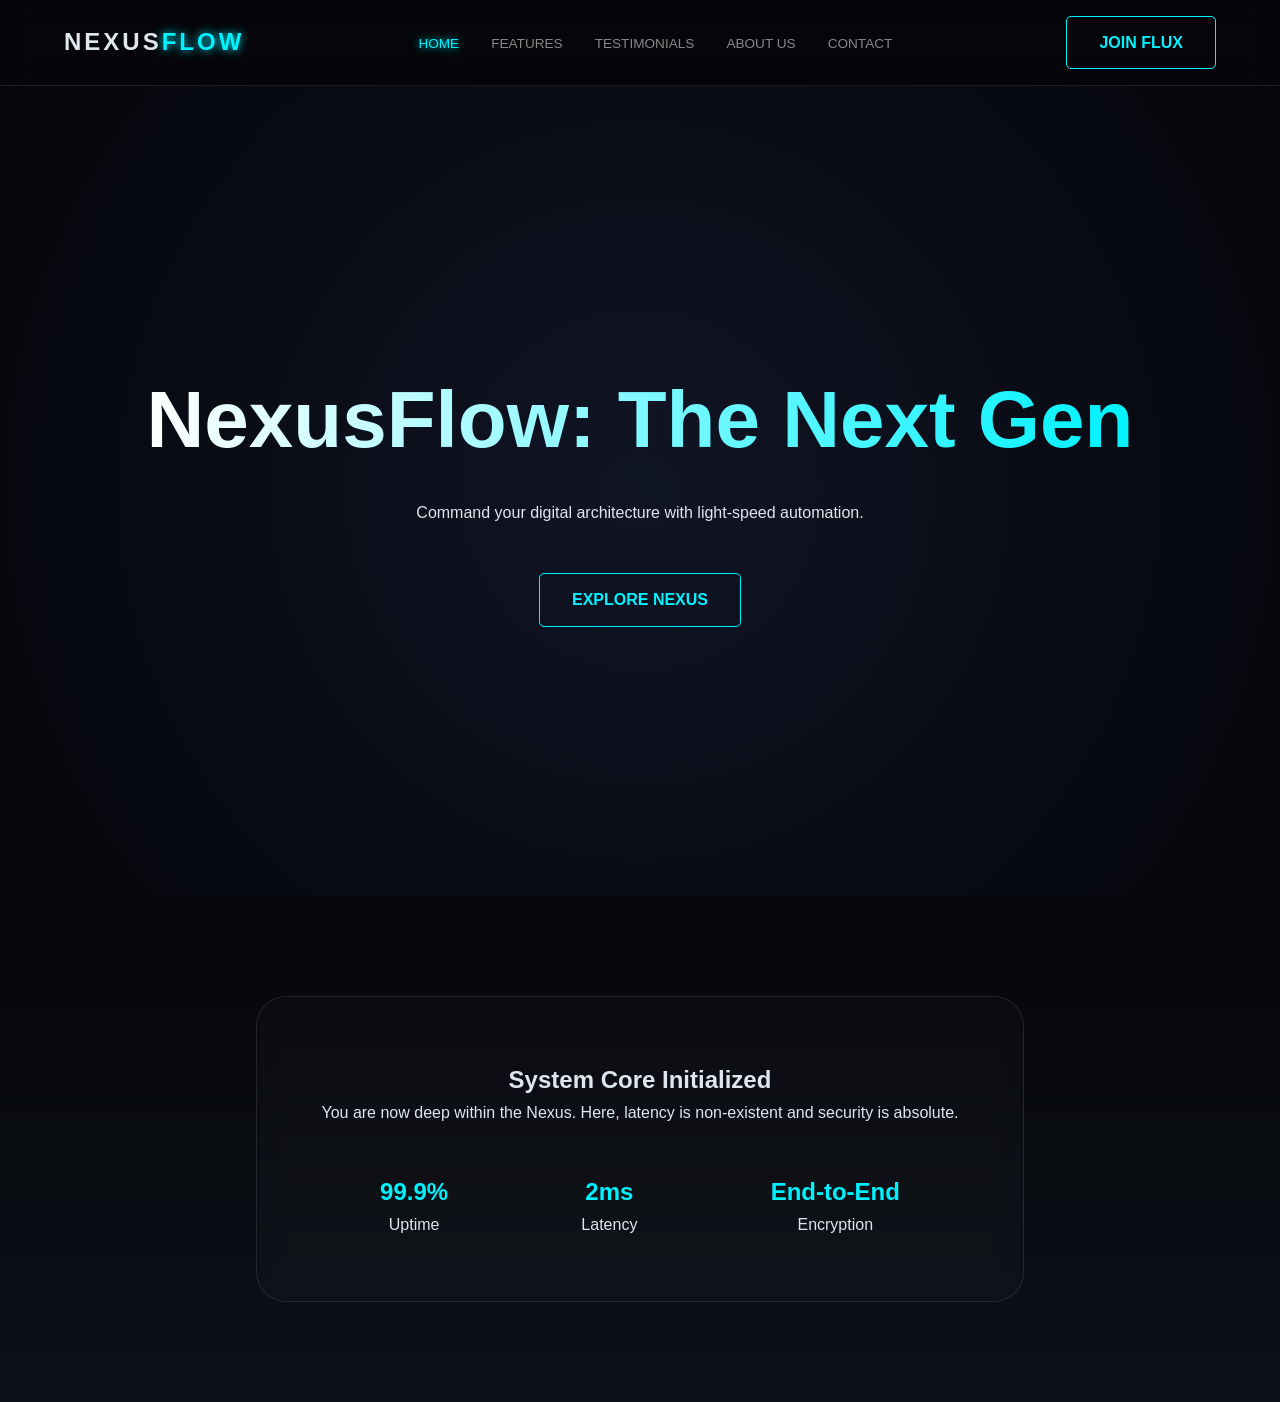
<file: index.html>
<!-- index.html -->
<!DOCTYPE html>
<html lang="en">

<head>
    <meta charset="UTF-8">
    <meta name="viewport" content="width=device-width, initial-scale=1.0">
    <title>Home | NexusFlow</title>
    <!-- Ensure this filename matches your CSS file exactly -->
    <link rel="stylesheet" href="styles.css">
    <link rel="icon"
        href="data:image/svg+xml,<svg xmlns=%22http://www.w3.org/2000/svg%22 viewBox=%220 0 100 100%22><text y=%22.9em%22 font-size=%2290%22>💠</text></svg>">
</head>

<body>
    <nav class="navbar">
        <div class="logo">NEXUS<span>FLOW</span></div>
        <ul class="nav-links">
            <li><a href="index.html" class="active">Home</a></li>
            <li><a href="features.html">Features</a></li>
            <li><a href="testimonials.html">Testimonials</a></li>
            <li><a href="about.html">About Us</a></li>
            <li><a href="contact.html">Contact</a></li>
        </ul>
        <a href="subscribe.html" class="nav-cta">Join Flux</a>
    </nav>

    <!-- UPDATE THIS SECTION BELOW -->
    <header class="hero-section">
        <!-- The Video Background -->
        <video autoplay muted loop playsinline class="hero-video">
            <source
                src="https://assets.mixkit.co/videos/preview/mixkit-abstract-digital-technology-background-20234-large.mp4"
                type="video/mp4">
            Your browser does not support the video tag.
        </video>

        <!-- Overlay to darken video for better text contrast -->
        <div class="video-overlay"></div>

        <div class="hero-content">
            <h1>NexusFlow: The Next Gen</h1>
            <p>Command your digital architecture with light-speed automation.</p>
            <a href="#explore-core" class="glow-btn mt-4">Explore Nexus</a>
        </div>
    </header>

    <!-- Keep this section as is -->
    <section id="explore-core" class="explore-detail">
        <div class="glass-panel">
            <h2>System Core Initialized</h2>
            <p>You are now deep within the Nexus. Here, latency is non-existent and security is absolute.</p>
            <div class="stats-grid">
                <div class="stat-item"><span>99.9%</span> Uptime</div>
                <div class="stat-item"><span>2ms</span> Latency</div>
                <div class="stat-item"><span>End-to-End</span> Encryption</div>
            </div>
        </div>
    </section>
</body>

</html>
</file>
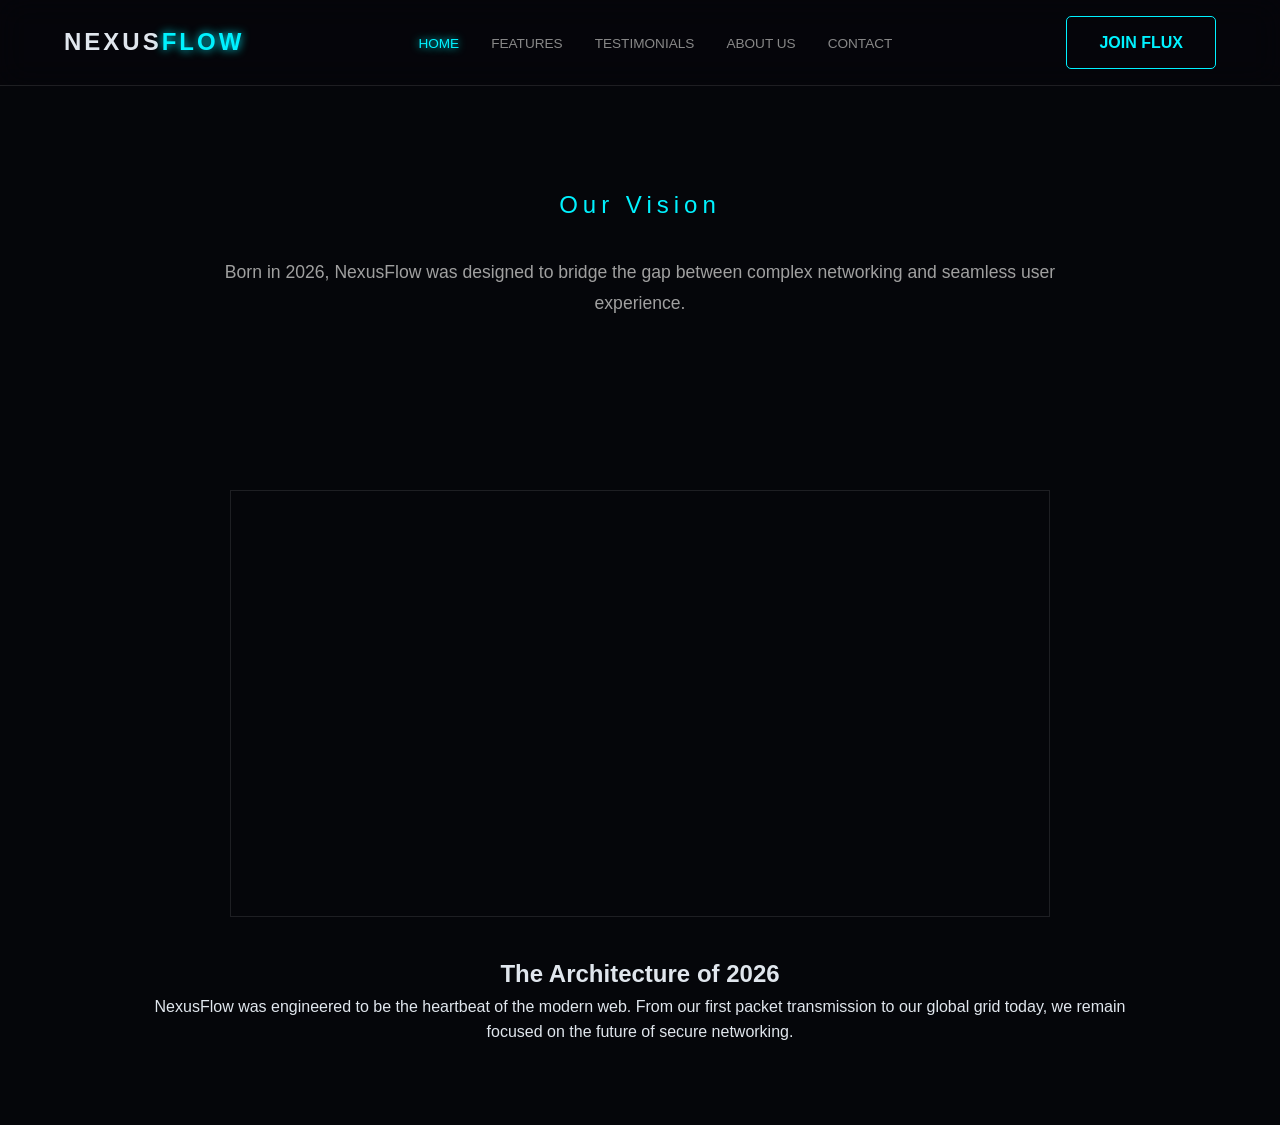
<file: about.html>
<!DOCTYPE html>
<html lang="en">

<head>
    <meta charset="UTF-8">
    <meta name="viewport" content="width=device-width, initial-scale=1.0">
    <title>About Us | NexusFlow</title>
    <link rel="stylesheet" href="styles.css">
    <link rel="icon"
        href="data:image/svg+xml,<svg xmlns=%22http://www.w3.org/2000/svg%22 viewBox=%220 0 100 100%22><text y=%22.9em%22 font-size=%2290%22>💠</text></svg>">
</head>

<body>
    <nav class="navbar">
        <div class="logo">NEXUS<span>FLOW</span></div>
        <ul class="nav-links">
            <li><a href="index.html" class="active">Home</a></li>
            <li><a href="features.html">Features</a></li>
            <li><a href="testimonials.html">Testimonials</a></li>
            <li><a href="about.html">About Us</a></li>
            <li><a href="contact.html">Contact</a></li>
        </ul>
        <a href="subscribe.html" class="nav-cta">Join Flux</a>
    </nav>

    <!-- about.html -->
    <section class="about-vision">
        <h1>Our Vision</h1>
        <p>Born in 2026, NexusFlow was designed to bridge the gap between complex networking and seamless user
            experience.</p>
    </section>

    <section class="about-narrative">
        <div class="about-video-container">
            <video autoplay muted loop playsinline class="mission-video">
                <source
                    src="https://assets.mixkit.co/videos/preview/mixkit-technological-connection-with-the-earth-20230-large.mp4"
                    type="video/mp4">
            </video>
            <div class="video-frame"></div>
        </div>

        <div class="about-text">
            <h2>The Architecture of 2026</h2>
            <p>NexusFlow was engineered to be the heartbeat of the modern web. From our first packet transmission to our
                global grid today, we remain focused on the future of secure networking.</p>
        </div>
    </section>

</body>

</html>
</file>
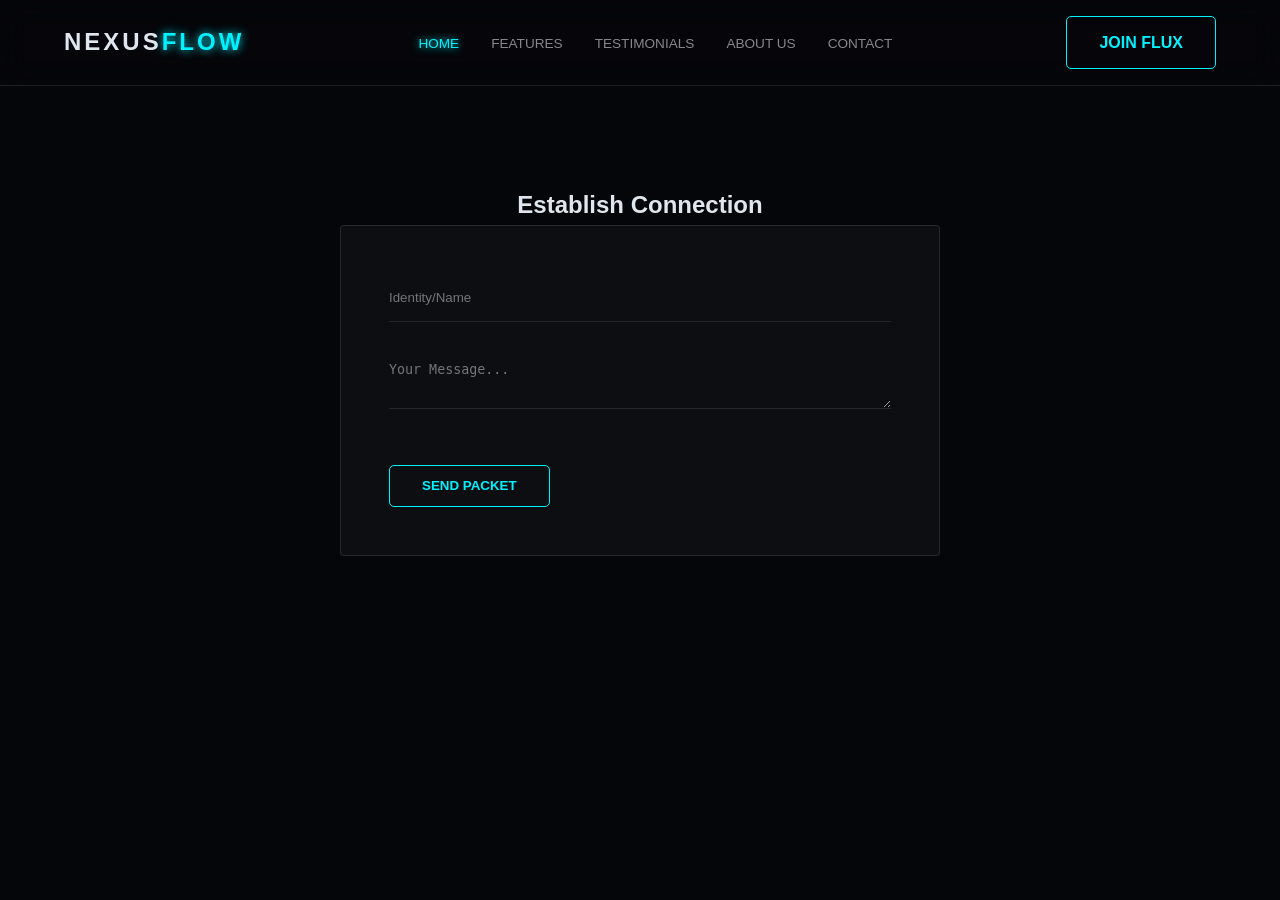
<file: contact.html>
<!DOCTYPE html>
<html lang="en">

<head>
    <meta charset="UTF-8">
    <meta name="viewport" content="width=device-width, initial-scale=1.0">
    <title>Contact Us | NexusFlow</title>
    <link rel="stylesheet" href="styles.css">
    <link rel="icon"
        href="data:image/svg+xml,<svg xmlns=%22http://www.w3.org/2000/svg%22 viewBox=%220 0 100 100%22><text y=%22.9em%22 font-size=%2290%22>💠</text></svg>">
</head>

<body>
    <nav class="navbar">
        <div class="logo">NEXUS<span>FLOW</span></div>
        <ul class="nav-links">
            <li><a href="index.html" class="active">Home</a></li>
            <li><a href="features.html">Features</a></li>
            <li><a href="testimonials.html">Testimonials</a></li>
            <li><a href="about.html">About Us</a></li>
            <li><a href="contact.html">Contact</a></li>
        </ul>
        <a href="subscribe.html" class="nav-cta">Join Flux</a>
    </nav>

    <!-- contact.html -->
    <section class="contact-terminal">
        <h2>Establish Connection</h2>
        <form class="terminal-form">
            <input type="text" placeholder="Identity/Name">
            <textarea placeholder="Your Message..."></textarea>
            <button type="submit">Send Packet</button>
        </form>
    </section>


</body>

</html>
</file>
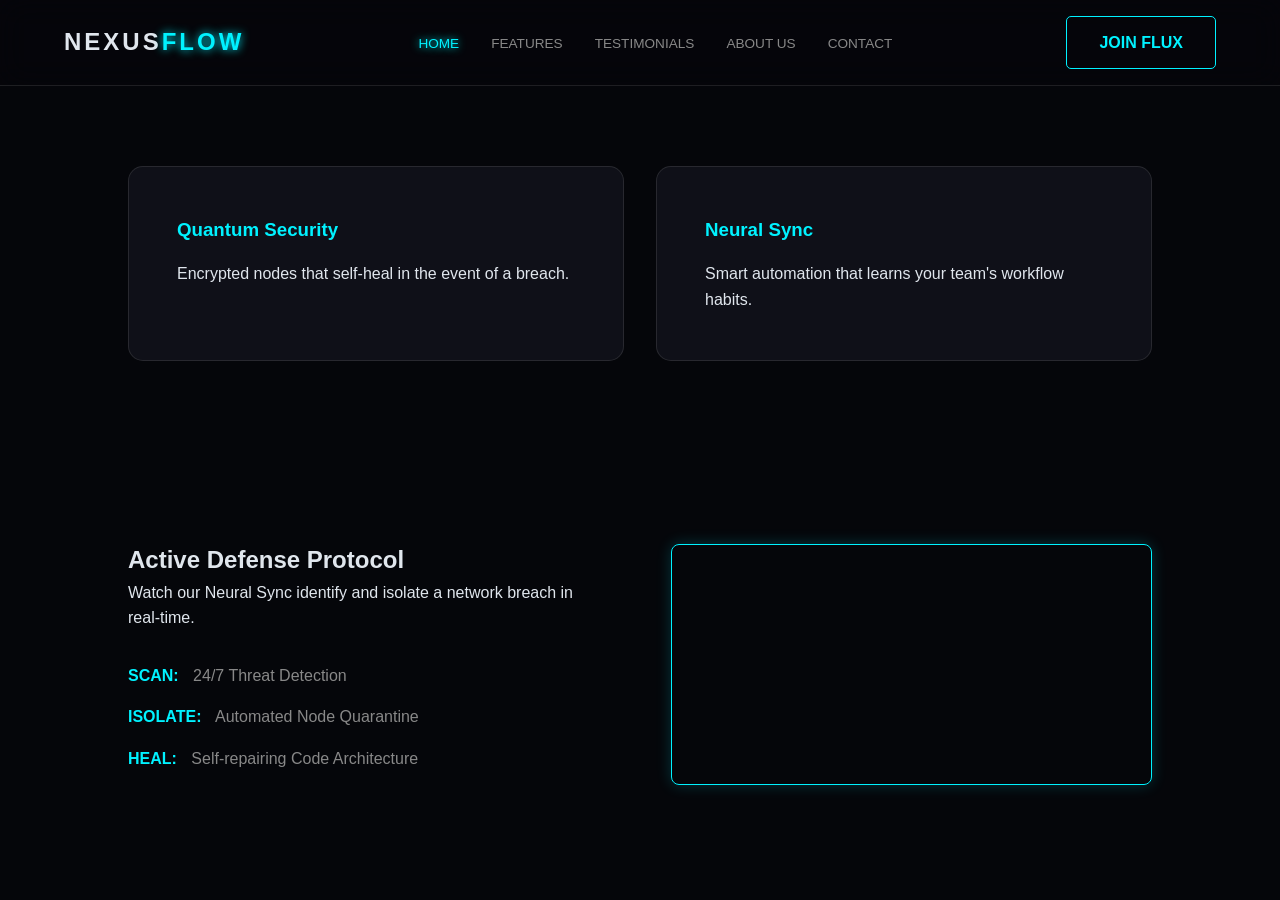
<file: features.html>
<!-- features.html -->
<!DOCTYPE html>
<html lang="en">

<head>
    <meta charset="UTF-8">
    <meta name="viewport" content="width=device-width, initial-scale=1.0">
    <title>Features | NexusFlow</title>
    <link rel="stylesheet" href="styles.css">
    <link rel="icon"
        href="data:image/svg+xml,<svg xmlns=%22http://www.w3.org/2000/svg%22 viewBox=%220 0 100 100%22><text y=%22.9em%22 font-size=%2290%22>💠</text></svg>">
</head>

<body>
    <nav class="navbar">
        <div class="logo">NEXUS<span>FLOW</span></div>
        <ul class="nav-links">
            <li><a href="index.html" class="active">Home</a></li>
            <li><a href="features.html">Features</a></li>
            <li><a href="testimonials.html">Testimonials</a></li>
            <li><a href="about.html">About Us</a></li>
            <li><a href="contact.html">Contact</a></li>
        </ul>
        <a href="subscribe.html" class="nav-cta">Join Flux</a>
    </nav>

    <section class="features-grid">
        <div class="feature-card">
            <h3>Quantum Security</h3>
            <p>Encrypted nodes that self-heal in the event of a breach.</p>
        </div>
        <div class="feature-card">
            <h3>Neural Sync</h3>
            <p>Smart automation that learns your team's workflow habits.</p>
        </div>
    </section>

    <section class="feature-showcase">
        <div class="showcase-content">
            <h2>Active Defense Protocol</h2>
            <p>Watch our Neural Sync identify and isolate a network breach in real-time.</p>
            <ul class="feature-list">
                <li><span>SCAN:</span> 24/7 Threat Detection</li>
                <li><span>ISOLATE:</span> Automated Node Quarantine</li>
                <li><span>HEAL:</span> Self-repairing Code Architecture</li>
            </ul>
        </div>

        <div class="showcase-video">
            <video autoplay muted loop playsinline class="side-video">
                <!-- Example: A video of scrolling code or network nodes -->
                <source
                    src="https://assets.mixkit.co/videos/preview/mixkit-data-processing-in-a-futuristic-server-room-20235-large.mp4"
                    type="video/mp4">
            </video>
        </div>
    </section>
</body>

</html>
</file>
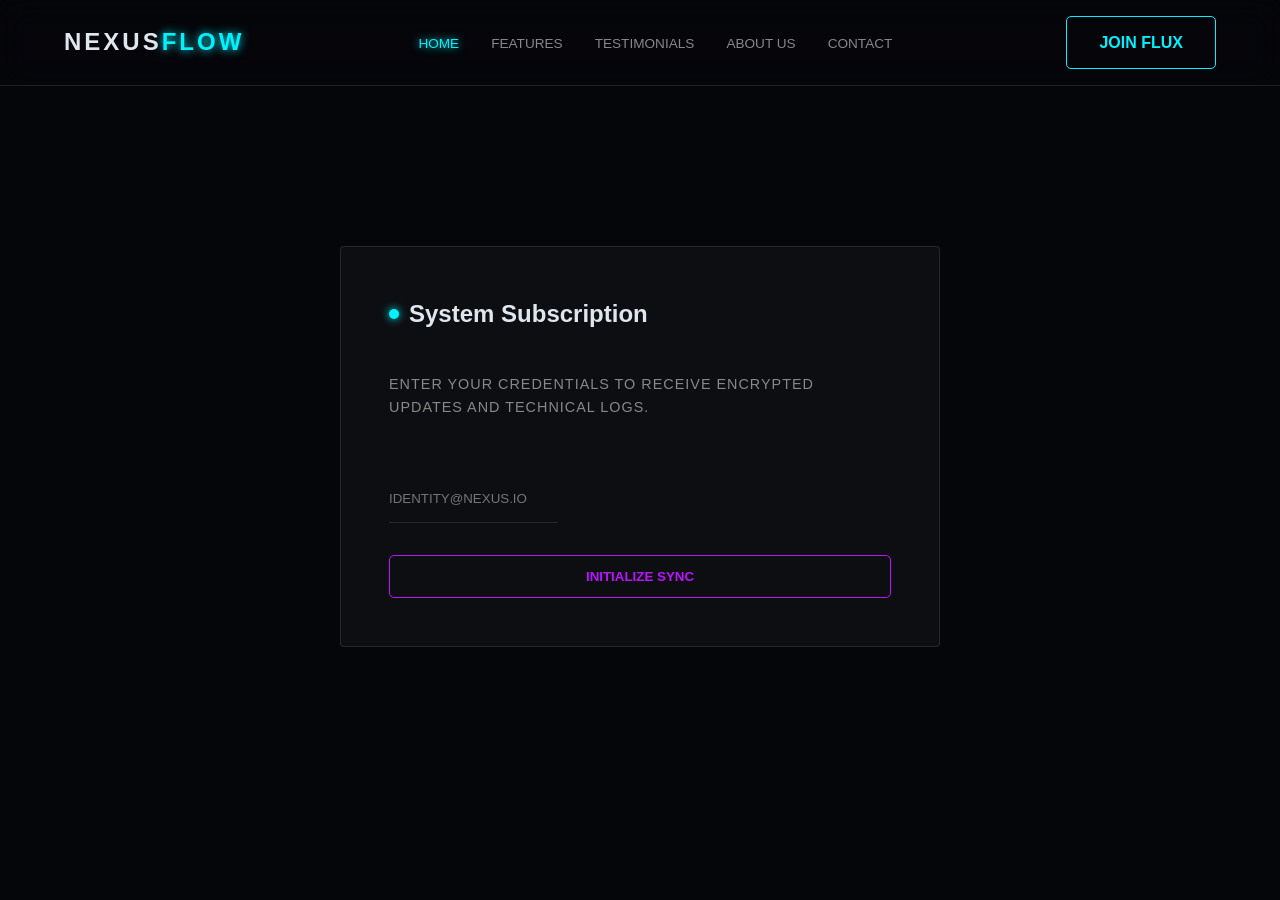
<file: subscribe.html>
<!DOCTYPE html>
<html lang="en">

<head>
    <meta charset="UTF-8">
    <meta name="viewport" content="width=device-width, initial-scale=1.0">
    <title>Subscribe | NexusFlow</title>
    <link rel="stylesheet" href="styles.css">
    <link rel="icon"
        href="data:image/svg+xml,<svg xmlns=%22http://www.w3.org/2000/svg%22 viewBox=%220 0 100 100%22><text y=%22.9em%22 font-size=%2290%22>💠</text></svg>">
</head>

<body>
    <nav class="navbar">
        <div class="logo">NEXUS<span>FLOW</span></div>
        <ul class="nav-links">
            <li><a href="index.html" class="active">Home</a></li>
            <li><a href="features.html">Features</a></li>
            <li><a href="testimonials.html">Testimonials</a></li>
            <li><a href="about.html">About Us</a></li>
            <li><a href="contact.html">Contact</a></li>
        </ul>
        <a href="subscribe.html" class="nav-cta">Join Flux</a>
    </nav>

    <!-- subscribe.html -->
    <section class="sub-portal">
        <div class="terminal-form">
            <div class="form-header">
                <span class="status-dot"></span>
                <h2>System Subscription</h2>
            </div>
            <p>Enter your credentials to receive encrypted updates and technical logs.</p>
            <form class="neon-form">
                <input type="email" placeholder="IDENTITY@NEXUS.IO" required>
                <button type="submit">Initialize Sync</button>
            </form>
        </div>
    </section>

</body>

</html>
</file>
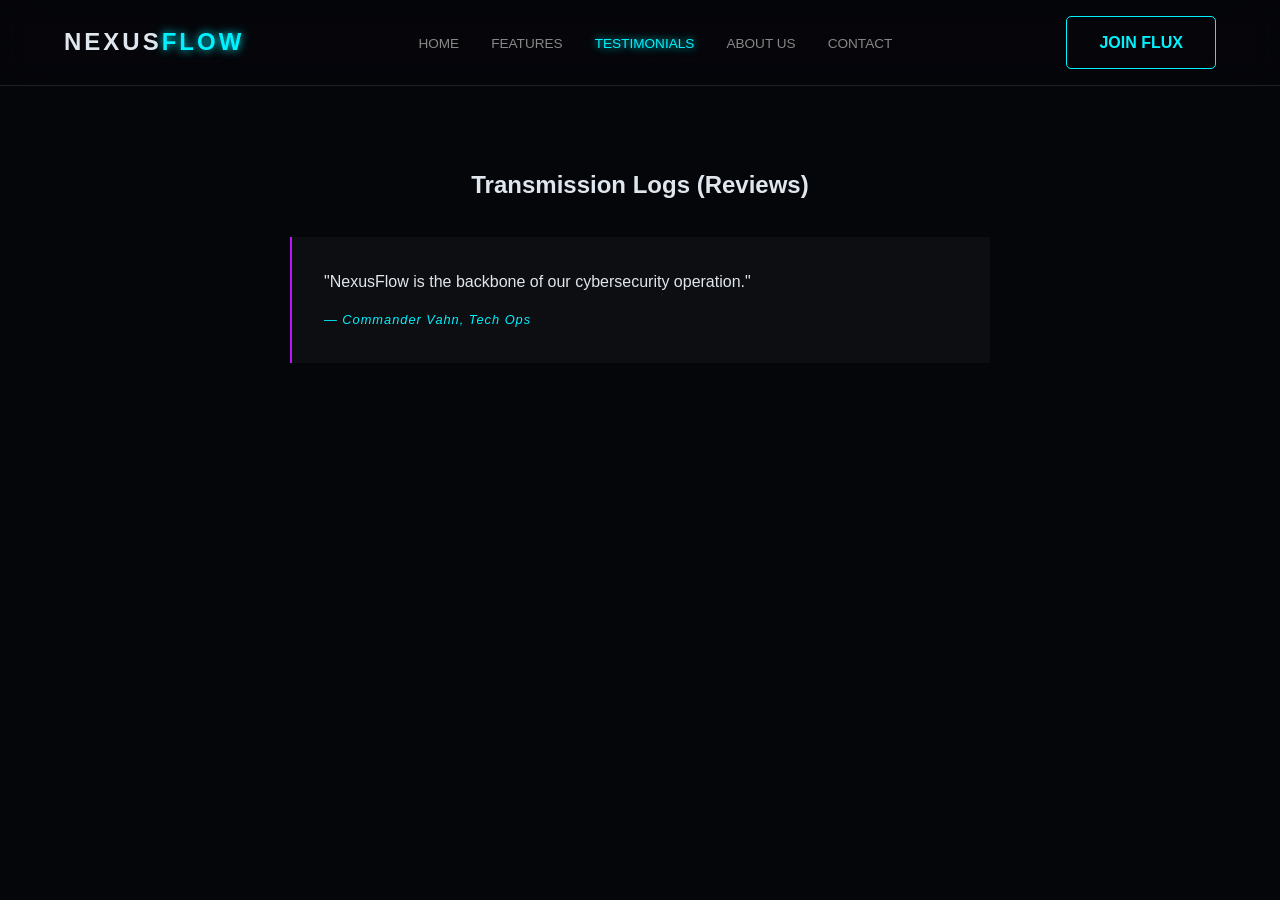
<file: testimonials.html>
<!DOCTYPE html>
<html lang="en">

<head>
    <meta charset="UTF-8">
    <meta name="viewport" content="width=device-width, initial-scale=1.0">
    <title>Testimonials | NexusFlow</title>
    <link rel="stylesheet" href="styles.css">
    <link rel="icon"
        href="data:image/svg+xml,<svg xmlns=%22http://www.w3.org/2000/svg%22 viewBox=%220 0 100 100%22><text y=%22.9em%22 font-size=%2290%22>💠</text></svg>">
</head>

<body>
    <nav class="navbar">
        <div class="logo">NEXUS<span>FLOW</span></div>
        <ul class="nav-links">
            <li><a href="index.html">Home</a></li>
            <li><a href="features.html">Features</a></li>
            <li><a href="testimonials.html" class="active">Testimonials</a></li>
            <li><a href="about.html">About Us</a></li>
            <li><a href="contact.html">Contact</a></li>
        </ul>
        <a href="subscribe.html" class="nav-cta">Join Flux</a>
    </nav>

    <!-- testimonials.html -->
    <section class="testimonial-view">
        <h2>Transmission Logs (Reviews)</h2>
        <div class="log-entry">
            <p>"NexusFlow is the backbone of our cybersecurity operation."</p>
            <cite>— Commander Vahn, Tech Ops</cite>
        </div>
    </section>
</body>

</html>
</file>
<file: styles.css>
/* --- Futuristic Root Variables --- */
:root {
    --bg-deep: #05060a;
    --card-bg: rgba(20, 22, 30, 0.7);
    --neon-cyan: #00f2ff;
    --neon-purple: #bc13fe;
    --text-main: #e0e6ed;
    --glass-border: rgba(255, 255, 255, 0.1);
    --font-cyber: 'Segoe UI', Roboto, Helvetica, Arial, sans-serif;
    --transition: all 0.4s cubic-bezier(0.23, 1, 0.32, 1);
}

/* --- Base Layout --- */
html {
    scroll-behavior: smooth;
    /* Smooth scroll for the Explore button */
}

* {
    margin: 0;
    padding: 0;
    box-sizing: border-box;
}

body {
    background-color: var(--bg-deep);
    color: var(--text-main);
    font-family: var(--font-cyber);
    line-height: 1.6;
    overflow-x: hidden;
    min-height: 100vh;
}

/* --- Futuristic Navbar --- */
.navbar {
    display: flex;
    justify-content: space-between;
    align-items: center;
    padding: 1rem 5%;
    background: rgba(5, 6, 10, 0.8);
    backdrop-filter: blur(15px);
    border-bottom: 1px solid var(--glass-border);
    position: sticky;
    top: 0;
    z-index: 1000;
}

.logo {
    font-size: 1.5rem;
    font-weight: 900;
    letter-spacing: 3px;
    text-transform: uppercase;
}

.logo span {
    color: var(--neon-cyan);
    text-shadow: 0 0 10px var(--neon-cyan);
}

.nav-links {
    display: flex;
    list-style: none;
    gap: 2rem;
}

.nav-links a {
    text-decoration: none;
    color: #888;
    font-weight: 500;
    font-size: 0.85rem;
    text-transform: uppercase;
    transition: 0.3s ease;
}

.nav-links a:hover,
.nav-links a.active {
    color: var(--neon-cyan);
    text-shadow: 0 0 8px var(--neon-cyan);
}

/* --- Hero Section (index.html) --- */
.hero-section {
    height: 90vh;
    display: flex;
    flex-direction: column;
    justify-content: center;
    align-items: center;
    text-align: center;
    background: radial-gradient(circle at center, #101525 0%, #05060a 100%);
    padding: 0 10%;
}


.hero-section h1 {
    font-size: clamp(3rem, 8vw, 5rem);
    background: linear-gradient(to right, #fff, var(--neon-cyan));
    -webkit-background-clip: text;
    -webkit-text-fill-color: transparent;
    margin-bottom: 1rem;
}

/* Container must be relative so video can be absolute */
.hero-section {
    position: relative;
    overflow: hidden;
    background-color: #05060a;
    /* Matches your --bg-deep variable */
}

.hero-video {
    position: absolute;
    top: 50%;
    left: 50%;
    min-width: 100%;
    min-height: 100%;
    width: auto;
    height: auto;
    z-index: -2;
    /* Deepest layer */
    transform: translate(-50%, -50%);
    object-fit: cover;
}

/* This adds a subtle dark tint over the video to keep your cyan text popping */
.video-overlay {
    position: absolute;
    top: 0;
    left: 0;
    width: 100%;
    height: 100%;
    background: rgba(5, 6, 10, 0.6);
    /* Adjust 0.6 to make it darker or lighter */
    z-index: -1;
    /* Between video and text */
}



.hero-content {
    position: relative;
    z-index: 2;
    /* Ensures text and buttons are on top */
}

/* --- Home: Explore Detail Section (Triggered by Explore Button) --- */
.explore-detail {
    padding: 100px 10%;
    background: linear-gradient(to bottom, var(--bg-deep), #0d1117);
    display: flex;
    justify-content: center;
}

.glass-panel {
    background: rgba(255, 255, 255, 0.02);
    border: 1px solid var(--glass-border);
    padding: 4rem;
    border-radius: 30px;
    backdrop-filter: blur(10px);
    max-width: 900px;
    text-align: center;
}

.stats-grid {
    display: flex;
    justify-content: space-around;
    margin-top: 3rem;
    gap: 1rem;
}

.stat-item span {
    display: block;
    font-size: 1.5rem;
    color: var(--neon-cyan);
    font-weight: bold;
}

/* --- Interactive Features (features.html) --- */
.features-grid {
    display: grid;
    grid-template-columns: repeat(auto-fit, minmax(300px, 1fr));
    gap: 2rem;
    padding: 5rem 10%;
}

.feature-card {
    background: var(--card-bg);
    padding: 3rem;
    border-radius: 15px;
    border: 1px solid var(--glass-border);
    transition: var(--transition);
    position: relative;
    cursor: pointer;
}

/* Refined Low-Contrast Hover for Features */
.feature-card:hover {
    transform: translateY(-5px);
    border-color: rgba(0, 242, 255, 0.4);
    background: rgba(255, 255, 255, 0.04);
    box-shadow: 0 10px 20px rgba(0, 0, 0, 0.5);
}

.feature-card h3 {
    color: var(--neon-cyan);
    margin-bottom: 1rem;
}

.feature-showcase {
    display: flex;
    align-items: center;
    gap: 4rem;
    padding: 100px 10%;
    flex-wrap: wrap;
    /* Stacks on mobile */
}

.showcase-content {
    flex: 1;
    min-width: 300px;
}

.showcase-video {
    flex: 1;
    min-width: 300px;
    border: 1px solid var(--neon-cyan);
    box-shadow: 0 0 15px rgba(0, 242, 255, 0.2);
    border-radius: 8px;
    overflow: visible;
}

.side-video {
    width: 100%;
    display: block;
    filter: brightness(0.8);
}

.feature-list {
    list-style: none;
    margin-top: 2rem;
}

.feature-list li {
    margin-bottom: 1rem;
    color: #888;
}

.feature-list span {
    color: var(--neon-cyan);
    font-weight: bold;
    margin-right: 10px;
}

/* --- Global Button Styling --- */

.glow-btn,
.nav-cta,
button {
    background: transparent;
    border: 1px solid var(--neon-cyan);
    color: var(--neon-cyan);
    padding: 0.8rem 2rem;
    border-radius: 5px;
    text-transform: uppercase;
    font-weight: bold;
    cursor: pointer;
    transition: 0.4s;
    text-decoration: none;
}

.glow-btn:hover,
.nav-cta:hover,
button:hover {
    background: var(--neon-cyan);
    color: var(--bg-deep);
    box-shadow: 0 0 25px var(--neon-cyan);
}

/* --- About Us: Minimalist Narrative --- */
.about-vision {
    padding: 100px 15%;
    text-align: center;
}

.about-vision h1 {
    color: var(--neon-cyan);
    margin-bottom: 2rem;
    font-weight: 300;
    letter-spacing: 5px;
}

.about-vision p {
    color: #a0a0a0;
    font-size: 1.1rem;
    line-height: 1.8;
}

.about-narrative {
    padding: 80px 10%;
    text-align: center;
}

.about-video-container {
    position: relative;
    max-width: 800px;
    margin: 0 auto 3rem;
}

.mission-video {
    width: 100%;
    border-radius: 4px;
    opacity: 0.7;
}

.video-frame {
    position: absolute;
    top: -10px;
    left: -10px;
    right: -10px;
    bottom: -10px;
    border: 1px solid var(--glass-border);
    pointer-events: none;
}

/* --- Testimonials: Transmission Logs --- */
.testimonial-view {
    padding: 80px 10%;
    display: flex;
    flex-direction: column;
    align-items: center;
    gap: 2rem;
}

.log-entry {
    background: rgba(255, 255, 255, 0.03);
    border-left: 2px solid var(--neon-purple);
    padding: 2rem;
    width: 100%;
    max-width: 700px;
    transition: var(--transition);
}

.log-entry:hover {
    background: rgba(255, 255, 255, 0.06);
    border-left-color: var(--neon-cyan);
}

.log-entry cite {
    display: block;
    margin-top: 1rem;
    color: var(--neon-cyan);
    font-size: 0.8rem;
    letter-spacing: 1px;
}

/* --- Contact Us: Terminal Form --- */
.contact-terminal {
    padding: 100px 10%;
    display: flex;
    flex-direction: column;
    align-items: center;
}

.terminal-form {
    width: 100%;
    max-width: 600px;
    background: #0d0e12;
    border: 1px solid var(--glass-border);
    padding: 3rem;
    border-radius: 4px;
    display: flex;
    flex-direction: column;
    gap: 1.5rem;
}

.terminal-form input,
.terminal-form textarea {
    background: transparent;
    border: none;
    border-bottom: 1px solid var(--glass-border);
    border-radius: 0;
    padding: 1rem 0;
    color: white;
    transition: 0.3s;
}

.terminal-form input:focus,
.terminal-form textarea:focus {
    outline: none;
    border-bottom: 1px solid var(--neon-cyan);
}

.terminal-form button {
    margin-top: 2rem;
    align-self: flex-start;
}

/* --- Home Page Tweaks --- */
.mt-4 {
    margin-top: 3rem;
    /* Pushes the Explore button down */
    display: inline-block;
}

/* --- Subscribe Section: The Portal --- */
.sub-portal {
    height: 80vh;
    display: flex;
    justify-content: center;
    align-items: center;
    padding: 0 10%;
}

.form-header {
    display: flex;
    align-items: center;
    gap: 10px;
    margin-bottom: 1rem;
}

.status-dot {
    width: 10px;
    height: 10px;
    background-color: var(--neon-cyan);
    border-radius: 50%;
    box-shadow: 0 0 8px var(--neon-cyan);
    animation: pulse 2s infinite;
}

.sub-portal p {
    font-size: 0.9rem;
    color: #888;
    margin-bottom: 2rem;
    text-transform: uppercase;
    letter-spacing: 1px;
}

/* Animation for the status dot */
@keyframes pulse {
    0% {
        opacity: 1;
    }

    50% {
        opacity: 0.3;
    }

    100% {
        opacity: 1;
    }
}

/* Specific button override for the Subscribe page to make it feel more "Active" */
.neon-form button {
    width: 100%;
    border-color: var(--neon-purple);
    color: var(--neon-purple);
}

.neon-form button:hover {
    background: var(--neon-purple);
    color: white;
    box-shadow: 0 0 20px var(--neon-purple);
}
</file>
